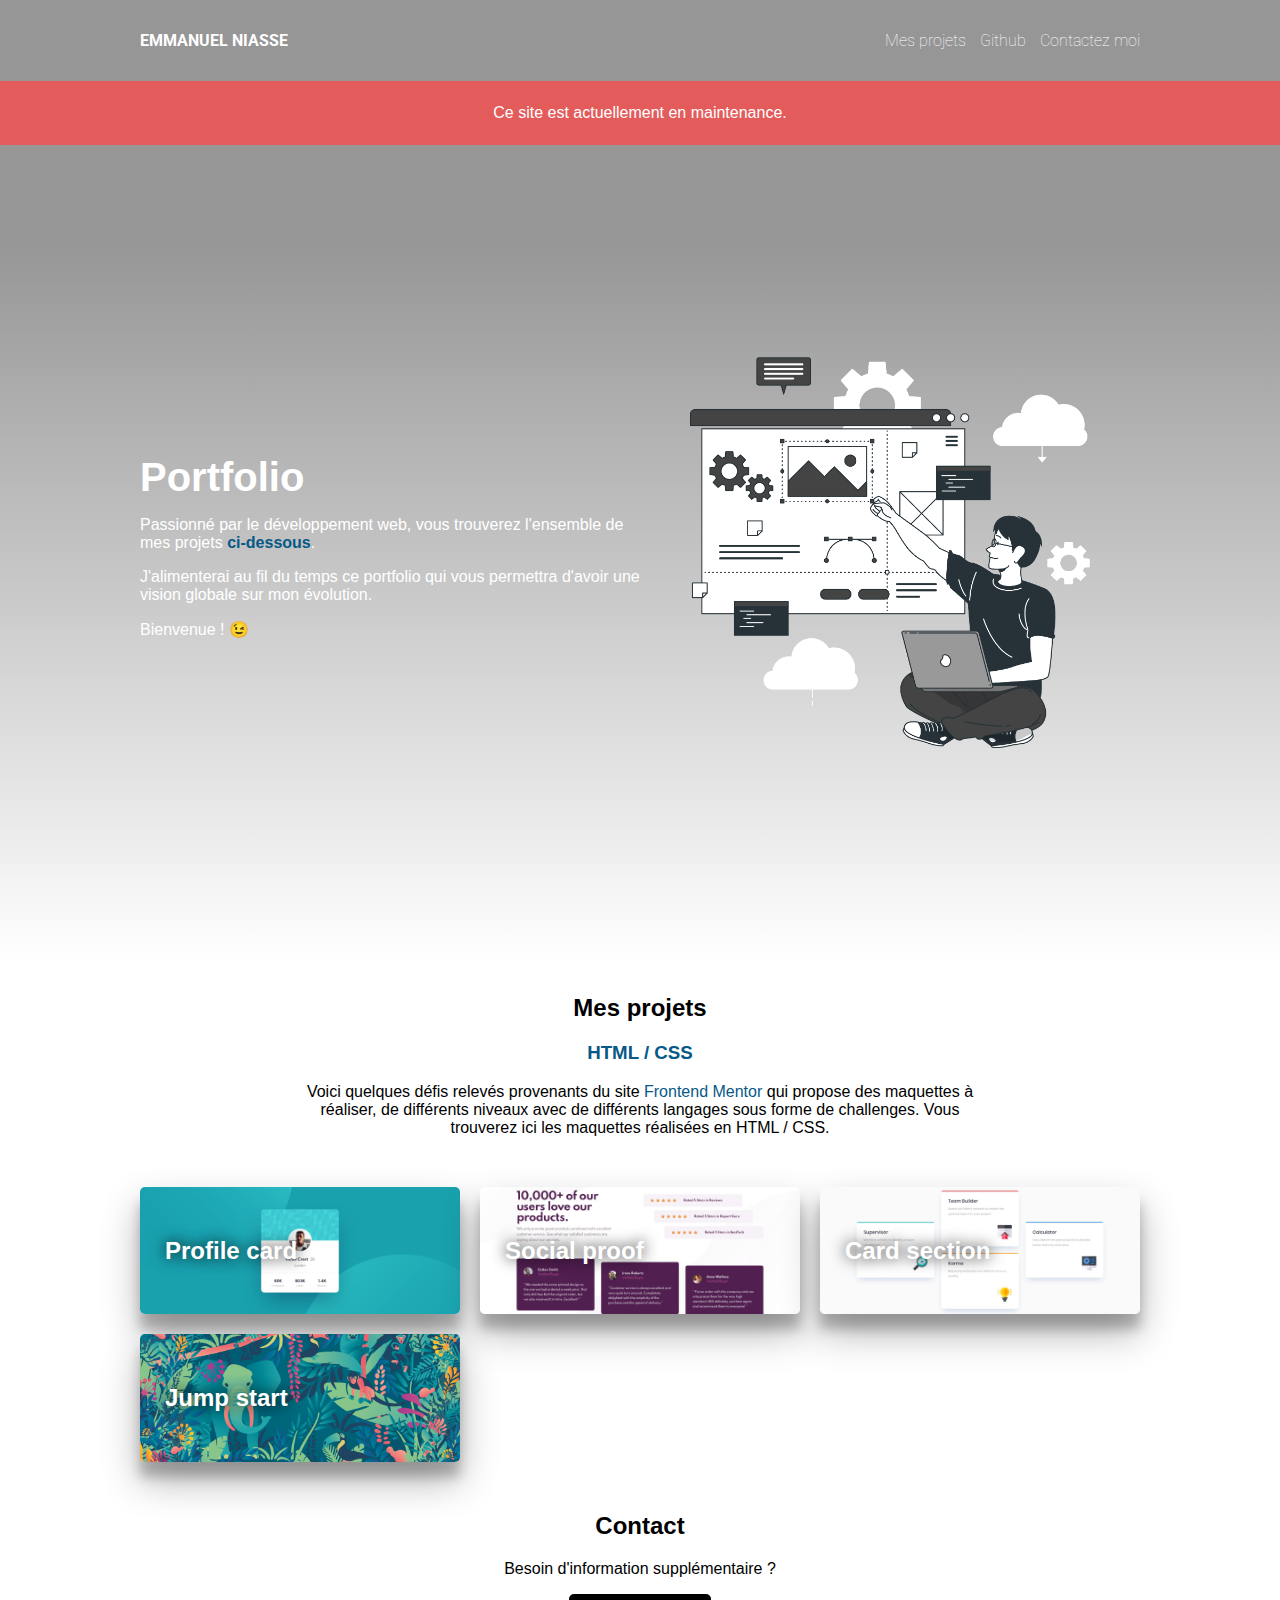
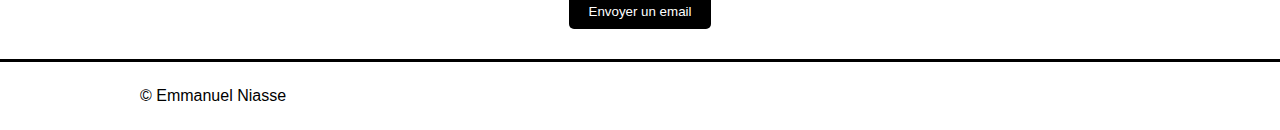
<file: index.html>
<!DOCTYPE html>
<html lang="fr">
<head>
    <meta charset="UTF-8">
    <link rel="icon" href="img/favicon.png" />
    <link rel="stylesheet" href="style/css/style.css">
    <link rel="preconnect" href="https://fonts.gstatic.com">
    <meta name="viewport" content="width=device-width, initial-scale=1">
    
    <title>Portfolio | Emmanuel Niasse</title>
</head>
<body>
    <section id="bienvenue">
        <header>
            <div id="flex-header" class="container">
                <div id="logo"><strong>EMMANUEL NIASSE</strong></div>

                <nav>
                    <ul>
                        <li><a href="#section-creation">Mes projets</a></li>
                        <li><a href="https://github.com/emmanuelniasse">Github</a></li>
                        <li><a href="mailto:contact@emmanuelniasse.fr">Contactez moi</a></li>
                    </ul>
                </nav>
            </div>
        </header>

        <div class="maintenance">
            <p>
                Ce site est actuellement en maintenance.
            </p>
        </div>

        <div id="flex-presentation" class="container">
            <div class="gauche-presentation">
                <h1>Portfolio</h1>
                    <p>
                        Passionné par le développement web, vous trouverez l'ensemble de mes projets
                        <a href="#" class="orange">ci-dessous</a>.
                    </p>
                    <p>
                        J'alimenterai au fil du temps ce portfolio qui vous permettra
                        d'avoir une vision globale sur mon évolution.
                    </p>

                    <p>Bienvenue ! 😉</p>

                    <!-- <a href="#section-creation" id="btn">Par ici</a> -->

            </div>
            <div class="droite-presentation">
                <img src="img/illustration.png" alt="illustration" id="illustration">
            </div>
        </div>
    </section>

    <section id="section-creation" class="container">
        <h2>Mes projets</h2>
        <h3 class="orange">HTML / CSS</h3>
        <p class="description">Voici quelques défis relevés provenants du site
            <a href="https://www.frontendmentor.io/" class="orange">Frontend Mentor</a> qui propose des maquettes à réaliser, de différents niveaux avec
            de différents langages sous forme de challenges. Vous trouverez ici les maquettes réalisées en HTML / CSS.</span>
        
        <div id="projet-grille">
            
            <a href="/projets/profile-card-component/index.html">
                <div class="projet projet_profile_card" id="profile_card_component">
                    <h2>Profile card</h2>
                </div>
            </a>
            <a href="/projets/social-proof-section-master/index.html">
                <div class="projet projet_social_proof" id="social_proof_section">
                    <h2>Social proof</h2>
                </div>
            </a>
            <a href="/projets/four-card-feature-section-master/index.html">
                <div class="projet projet_four_card_feature" id="four_card">
                    <h2>Card section</h2>
                </div>
            </a>
            <a href="projets/jump-start/jump-start.html">
                <div class="projet projet_jump_start" id="projet_jumpstart">
                    <h2>Jump start</h2>
                </div>
            </a>
            
        </div>
    </section>

    <section id="contact" class="container">
        <h2>Contact</h2>
        <p class="description">Besoin d'information supplémentaire ?</p>

        <div id="btn">
            <button>
                <a href="mailto:contact@emmanuelniasse.fr">
                    Envoyer un email
                </a>
            </button>
            
        </div>
        
        
    </section>

    <footer>
        <p class="container">© Emmanuel Niasse</p>
    </footer>
</body>
</html>
</file>
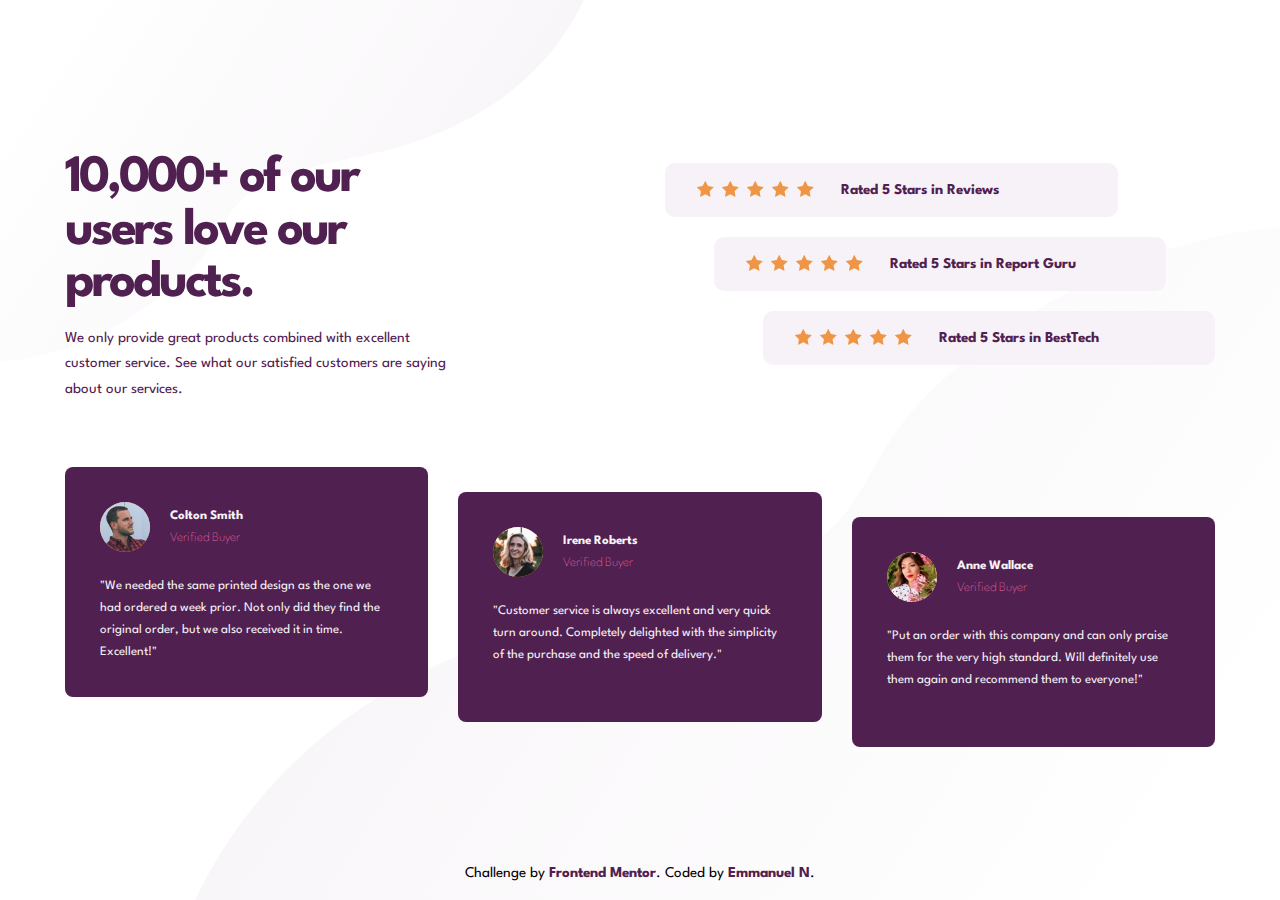
<file: projets/social-proof-section-master/index.html>
<!DOCTYPE html>
<html lang="en">
  <head>
    <meta charset="UTF-8" />
    <meta name="viewport" content="width=device-width, initial-scale=1.0" />
    <link rel="stylesheet" href="style/css/style.css">

    <link rel="icon" type="image/png" sizes="32x32" href="./images/favicon-32x32.png"/>
    <title>Frontend Mentor | Social proof section</title>
  </head>

  <body>

    <img src="images/bg-pattern-top-desktop.svg" alt="top" id="top-desktop">
    <img src="images/bg-pattern-bottom-desktop.svg" alt="bottom" id="bottom-desktop">

    <img src="images/bg-pattern-top-mobile.svg" alt="top" id="top-mobile">
    <img src="images/bg-pattern-bottom-mobile.svg" alt="bottom" id="bottom-mobile">
    
    <div class="container">
      <section class="section_1">
        <div class="introduction">
          <h1>10,000+ of our users love our products.</h1>
          <p>
            We only provide great products combined with excellent customer service.
            See what our satisfied customers are saying about our services.
          </p>
        </div>
        
        <div class="rates">
          <div class="first_rate">
            <ul>
              <li><img src="images/icon-star.svg" alt="*"></li>
              <li><img src="images/icon-star.svg" alt="*"></li>
              <li><img src="images/icon-star.svg" alt="*"></li>
              <li><img src="images/icon-star.svg" alt="*"></li>
              <li><img src="images/icon-star.svg" alt="*"></li>
            </ul>
            <p>Rated 5 Stars in Reviews</p>
          </div>

          <div class="second_rate">
            <ul>
              <li><img src="images/icon-star.svg" alt="*"></li>
              <li><img src="images/icon-star.svg" alt="*"></li>
              <li><img src="images/icon-star.svg" alt="*"></li>
              <li><img src="images/icon-star.svg" alt="*"></li>
              <li><img src="images/icon-star.svg" alt="*"></li>
            </ul>
            <p>Rated 5 Stars in Report Guru</p>
          </div>
          
          <div class="last_rate">
            <ul>
              <li><img src="images/icon-star.svg" alt="*"></li>
              <li><img src="images/icon-star.svg" alt="*"></li>
              <li><img src="images/icon-star.svg" alt="*"></li>
              <li><img src="images/icon-star.svg" alt="*"></li>
              <li><img src="images/icon-star.svg" alt="*"></li>
            </ul>
            <p>Rated 5 Stars in BestTech</p>
          </div>
        </div>
      </section>

      <section class="section_2">
        <div class="first_opinion">
          <div class="author">
            <img src="images/image-colton.jpg" alt="Colton">
            <p class="name">Colton Smith<br>
              <span>Verified Buyer</span>
            </p>
          </div>
          
          <p>"We needed the same printed design as the one we had ordered a week prior.
          Not only did they find the original order, but we also received it in time.
          Excellent!"</p>
        </div>
        
        <div class="second_opinion">
          <div class="author">
            <img src="images/image-irene.jpg" alt="Irene">
            <p class="name">Irene Roberts<br>
              <span>Verified Buyer</span>
            </p>
          </div>
          
          <p>"Customer service is always excellent and very quick turn around. Completely
          delighted with the simplicity of the purchase and the speed of delivery."</p>
        </div>
        
        <div class="last_opinion">
          <div class="author">
            <img src="images/image-anne.jpg" alt="Anne">
            <p class="name">Anne Wallace<br>
              <span>Verified Buyer</span>
            </p>
          </div>

          <p>"Put an order with this company and can only praise them for the very high
          standard. Will definitely use them again and recommend them to everyone!"</p>
        </div>
    </section>

    <div class="attribution">
      Challenge by
      <a href="https://www.frontendmentor.io?ref=challenge" target="_blank">Frontend Mentor</a>.
      Coded by <a href="https://github.com/emmanuelniasse">Emmanuel N</a>.
    </div>
  </div>

  </body>
</html>
</file>
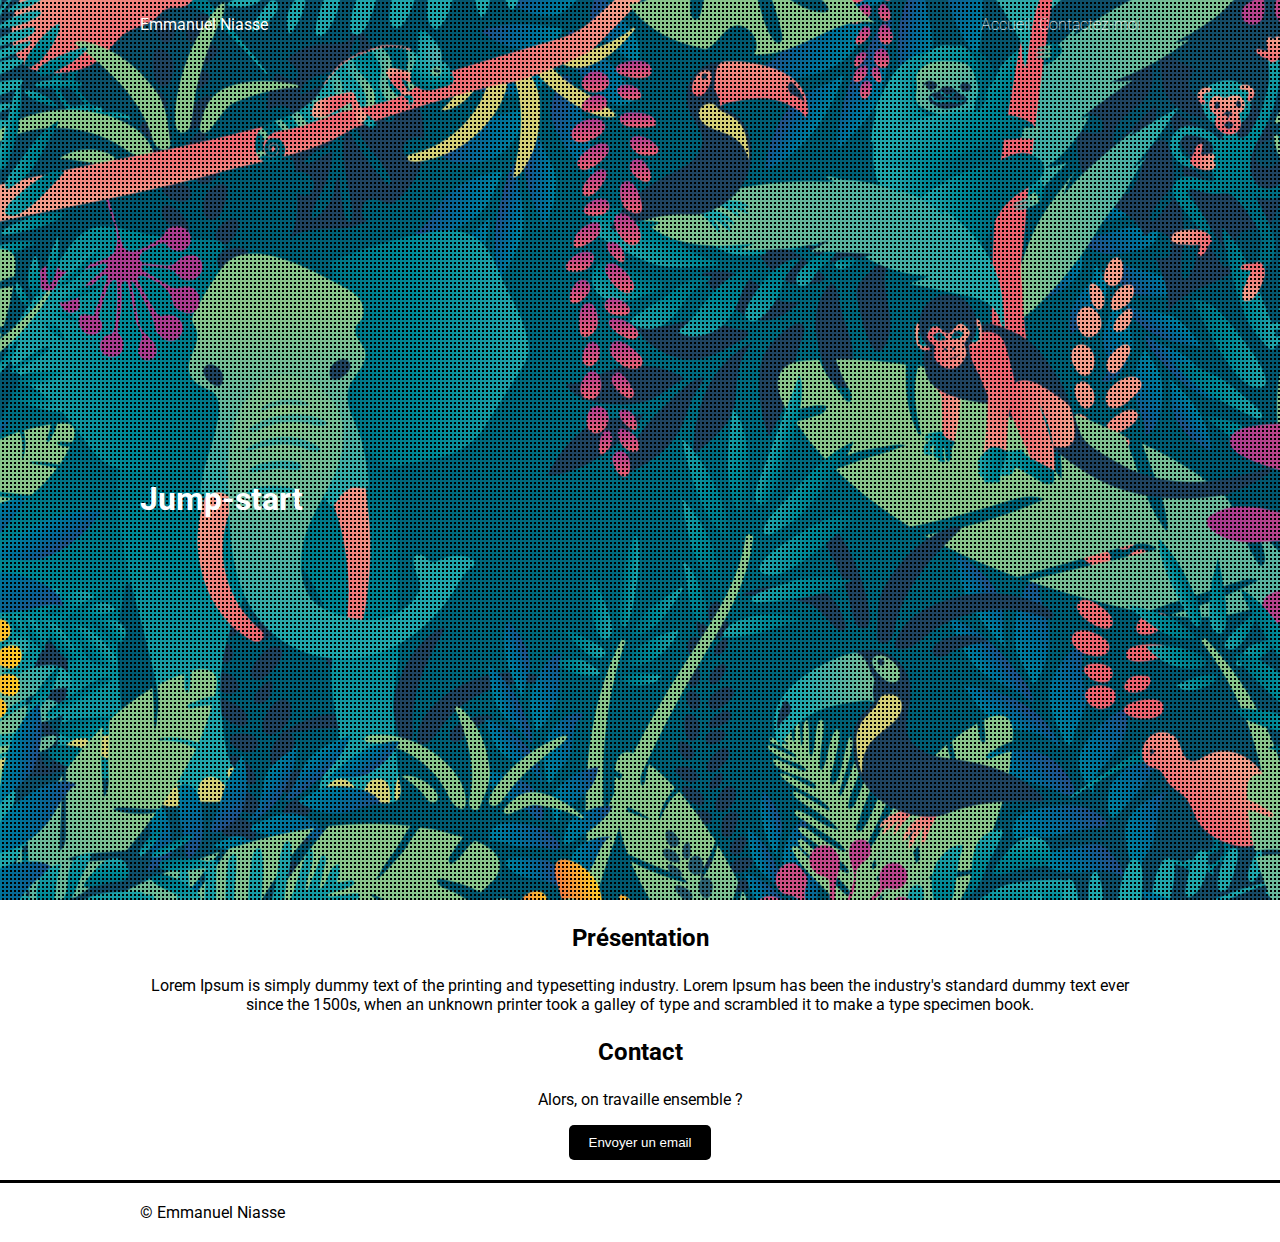
<file: projets/jump-start/jump-start.html>
<!DOCTYPE html>
<html lang="en">
<head>
    <meta charset="UTF-8">
    <title>Emmanuel Niasse | Jump-Start</title>
    <link rel="icon" href="img/favicon.png" />
    <link rel="stylesheet" href="default-jump-s.css">
    <link rel="preconnect" href="https://fonts.gstatic.com">
    <link href="https://fonts.googleapis.com/css2?family=Roboto&display=swap" rel="stylesheet">
</head>
<body>
    <div class="points">
    <section id="bienvenue">
        <header>
            <div id="flex-header" class="container"> <!-- ON UTILISE FLEXBOX POUR ALIGNER -->
                <!-- ICI MON PRENOM ET MON NOM -->
                Emmanuel Niasse
                <nav>
                    <!-- ICI MON MENU -->
                    <a href="#">Accueil</a>
                    <a href="#">Contactez-moi</a>
                </nav>
            </div>
        </header>
    </section>
    
    <section id="bg-title">
        <div class="container" id="bg-title-content">
            <H1>Jump-start</H1>
        </div>
    </section>
    </div>  

    <section id="numero3" class="container">
        <h3>Présentation</h3>
        <p>
            Lorem Ipsum is simply dummy text of the printing 
            and typesetting industry. 
            Lorem Ipsum has been the industry's standard dummy             text ever since the 1500s, when an unknown printer
            took a galley of type and scrambled it to make a 
            type specimen book.
        </p>
        <h3>Contact</h3>
        <p>Alors, on travaille ensemble ?</p>
        <button>Envoyer un email</button>
    </section>

    <footer>
        <p class="container">© Emmanuel Niasse</p>
    </footer>
</body>
</file>
<file: style/css/style.css>
@import"https://fonts.googleapis.com/css2?family=Roboto:wght@100;300&display=swap";.projet_profile_card{background:center url("/img/profile_card.png")}.projet_social_proof{background:center url("/img/social_proof.png")}.projet_four_card_feature{background:center url("/img/four_card_feature.png")}.projet_jump_start{background:center url("/img/jump_start.png")}body{margin:0;font-family:Arial,Helvetica,sans-serif}body a{text-decoration:none;color:inherit}body h1{font-weight:600;font-size:40px;margin:0}body h2{font-size:1.5em}body .container{width:1000px;margin:0 auto}body .orange{color:#075988;font-weight:bold}body .maintenance{position:sticky;top:0;padding:7px;width:auto;text-align:center;background:#e45b5b}body #bienvenue{background:linear-gradient(#969696 25%, white 100%);color:#fff;margin-bottom:30px}body #bienvenue header{padding:15px 0;font-family:"roboto","sans-serif"}body #bienvenue header #flex-header{display:flex;justify-content:space-between;align-items:center}body #bienvenue header #flex-header nav ul{text-decoration:none}body #bienvenue header #flex-header nav ul li{display:inline-block}body #bienvenue header #flex-header nav ul li a{color:#fff;font-weight:100;margin-left:10px}body #bienvenue header #flex-header nav ul li a:hover{font-weight:bold}body #bienvenue #flex-presentation{display:flex;justify-content:space-between;align-items:center;height:calc(100vh - 81px)}body #bienvenue #flex-presentation .gauche-presentation{width:50%}body #bienvenue #flex-presentation .droite-presentation{width:50%;text-align:center}body #bienvenue #flex-presentation .droite-presentation #illustration{width:400px}body #section-creation{text-align:center}body #section-creation .description{width:700px;margin:0 auto}body #section-creation .description a{font-weight:300}body #section-creation #projet-grille{display:grid;grid-template-columns:repeat(3, 1fr);grid-auto-rows:minmax(80px, auto);margin:50px 0;gap:20px}body #section-creation #projet-grille a .projet{border-radius:5px;color:#fff;padding:30px 25px;transition:all .3s;text-shadow:0 0 15px #000;box-shadow:0 19px 38px rgba(0,0,0,.3),0 15px 12px rgba(0,0,0,.22);background-size:100%}body #section-creation #projet-grille a .projet:hover{background-size:130%;transition:1s}body #section-creation #projet-grille a .projet h2{text-align:start}body #section-creation #projet-grille a .projet_social_proof:hover{background-position:50% 35%}body #section-creation #projet-grille a .projet_four_card_feature{background-position:50% 85%}body #section-creation #projet-grille a .projet_four_card_feature:hover{background-position:50% 65%}body #contact{margin-top:30px;text-align:center}body #contact button{background-color:#000;padding:10px 20px;color:#fff;border-radius:5px;margin:0 auto;border:none;margin-bottom:30px;cursor:pointer}body #contact button:hover{opacity:.8;transition:all .4s}body footer{border-top:3px solid #000;padding:25px 0}@media all and (max-width: 1050px){body .container{width:80%}body #bienvenue #flex-presentation{flex-direction:column;justify-content:space-around}body #bienvenue #flex-presentation .gauche-presentation{width:60%;align-self:flex-start}body #bienvenue #flex-presentation .droite-presentation{width:40vw;padding:10px}body #bienvenue #flex-presentation .droite-presentation #illustration{width:100%}body #section-creation .description{width:auto}body #section-creation #projet-grille{grid-template-columns:repeat(2, 1fr);gap:30px}body #section-creation #projet-grille .projet h2{font-size:1.3em}}@media all and (max-width: 700px){body .container{width:90%}body #bienvenue #flex-presentation .gauche-presentation{width:60vw;align-self:center}body #bienvenue #flex-presentation .droite-presentation{width:55vw}body #section-creation #projet-grille .projet h2{font-size:1.2em}}@media all and (max-width: 600px){body .container{width:95%}body .container ul li a{display:none}body #bienvenue #flex-presentation{height:90vh}body #bienvenue #flex-presentation .gauche-presentation{width:80vw}body #bienvenue #flex-presentation .droite-presentation{width:70vw}body #section-creation #projet-grille .projet{height:50px}}/*# sourceMappingURL=style.css.map */
</file>
<file: projets/social-proof-section-master/style/css/style.css>
@import"https://fonts.googleapis.com/css2?family=Spartan:wght@400;500;700&display=swap";body{display:flex;align-items:center;font-size:15px;font-family:"Spartan",sans-serif;margin:0;padding:0}body #top-desktop{position:absolute;top:0;left:0}body #bottom-desktop{position:absolute;bottom:0;right:0}body #top-mobile{display:none}body #bottom-mobile{display:none}body .container{display:flex;align-items:center;justify-content:center;flex-direction:column;height:100vh;width:1150px;margin:0px auto;padding:0 50px;position:relative;overflow:hidden}body .container .section_1{margin-bottom:50px;width:100%;height:auto;display:flex;justify-content:space-between;color:#502050}body .container .section_1 .introduction{display:flex;flex-direction:column;width:400px}body .container .section_1 .introduction h1{margin:0;font-size:3.5em;line-height:100%;letter-spacing:-3px}body .container .section_1 .introduction p{line-height:170%}body .container .section_1 .rates{display:flex;flex-direction:column;width:550px;font-weight:700}body .container .section_1 .rates div{display:flex;align-items:center;margin:10px 0;padding:5px 20px;width:75%;border-radius:10px;background:#f7f2f7}body .container .section_1 .rates div ul{margin:0 10px;padding:0;list-style-type:none}body .container .section_1 .rates div ul li{display:inline-block;margin:0px 2px}body .container .section_1 .rates div p{padding:0 15px}body .container .section_1 .rates .first_rate{align-self:flex-start}body .container .section_1 .rates .second_rate{align-self:center}body .container .section_1 .rates .last_rate{align-self:flex-end}body .container .section_2{display:flex;justify-content:space-between;height:280px;font-size:13px}body .container .section_2>div{padding:25px 35px;height:180px;width:25.5%;border-radius:8px;background:#502050;color:#f7f2f7}body .container .section_2 .author{display:flex;align-items:center}body .container .section_2 .author img{height:50px;width:50px;margin-right:20px;border-radius:50%;background:#ffa66a}body .container .section_2 .author .name{font-weight:700}body .container .section_2 .author .name span{color:#ee68a4;font-weight:100}body .container .section_2 p{line-height:170%}body .container .section_2 .first_opinion{align-self:flex-start}body .container .section_2 .second_opinion{align-self:center}body .container .section_2 .last_opinion{align-self:flex-end}body .container .attribution{position:absolute;width:100%;bottom:20px;text-align:center}body .container .attribution a{font-weight:bold;text-decoration:none;color:#502050}@media all and (max-width: 1260px){body .container{width:1000px}body .container .section_2>div{height:200px}}@media all and (max-width: 1110px){body .container{width:800px}body .container .section_1 .introduction{width:370px}body .container .section_1 .introduction h1{font-size:3em}body .container .section_1 .rates{width:400px}body .container .section_1 .rates>div{flex-direction:column;width:80%;border-radius:10px;background:#f7f2f7;padding:10px 0px}body .container .section_1 .rates>div ul{padding:0;margin:0}body .container .section_1 .rates>div ul li{display:inline-block}body .container .section_1 .rates>div p{padding-top:5px;margin:0}body .container .section_2{height:300px}body .container .section_2>div{height:220px;margin-top:20px;padding:20px 30px}}@media all and (max-width: 900px){body .container{height:auto;width:600px;margin:0px auto;padding:100px 50px}body .container .section_1{margin-bottom:20px;flex-direction:column}body .container .section_1 .introduction{width:100%;text-align:center}body .container .section_1 .introduction h1{margin-bottom:20px}body .container .section_1 .rates{width:100%;margin-top:20px}body .container .section_1 .rates>div{width:100%}body .container .section_1 .rates>div ul{padding:0;margin:0}body .container .section_1 .rates>div ul li{display:inline-block}body .container .section_1 .rates .first_rate,body .container .section_1 .rates .last_rate{align-self:center}body .container .section_2{flex-direction:column;height:auto}body .container .section_2>div{height:auto;width:auto}body .container .section_2 .first_opinion,body .container .section_2 .last_opinion{align-self:center}}@media all and (max-width: 600px){body #top-desktop,body #bottom-desktop{display:none}body #top-mobile,body #bottom-mobile{display:block;position:absolute}body #top-mobile{top:0;left:0}body #bottom-mobile{bottom:0;right:0}}@media all and (max-width: 490px){body .container{padding:100px 15px}body .container .section_2>div{height:180px}}@media all and (max-width: 375px){body #top-mobile{right:0;left:auto}body .container .section_1 .rates ul li{margin-bottom:10px}body .container .section_1 .rates p{margin:0}body .container .section_1 .rates .first_rate,body .container .section_1 .rates .last_rate{align-self:center}body .container .section_2>div{padding:25px 38px;height:auto}body .container .section_2 .author img{width:40px;height:40px}body .container .section_2 .first_opinion,body .container .section_2 .last_opinion{align-self:center}}/*# sourceMappingURL=style.css.map */
</file>
<file: projets/jump-start/default-jump-s.css>
body{
    margin: 0;
    padding: 0;
    font-family: 'roboto';
}

a{
    text-decoration: none;
}

h1{
    color: white;
}

h3{
    font-size: 1.5em;
}

h3, h4{
    text-align: center;
}

.points{
    height: 100vh;
    background: url('/img/points.png'), center url('/img/jump-start.png')
    /* background: url('images/points.png'), center url('images/jump-start.png'); */
}

#bienvenue{
    color: white;
}

#bienvenue a:hover{
    font-weight: bold;
}

.container{
    width: 1000px;
    margin: 0 auto;
}

#flex-header{
    display: flex;
    justify-content: space-between;
    padding: 15px 0px;
    font-weight: 400;
}

nav a{
    font-weight: 100;
    margin-left: 5px;
    color: white;

}

#bg-title{
    height: 100%;
    display: flex;
    align-items: center;
}


/* numero 3 */

#numero3{
    text-align: center;
}

#numero3 button{
    background-color: black;
    padding: 10px 20px;
    color: white;
    border: none;
    border-radius: 5px;
    margin-bottom: 20px;
}

footer{
    border-top: 3px solid black;
    padding: 20px 0;
}
</file>
